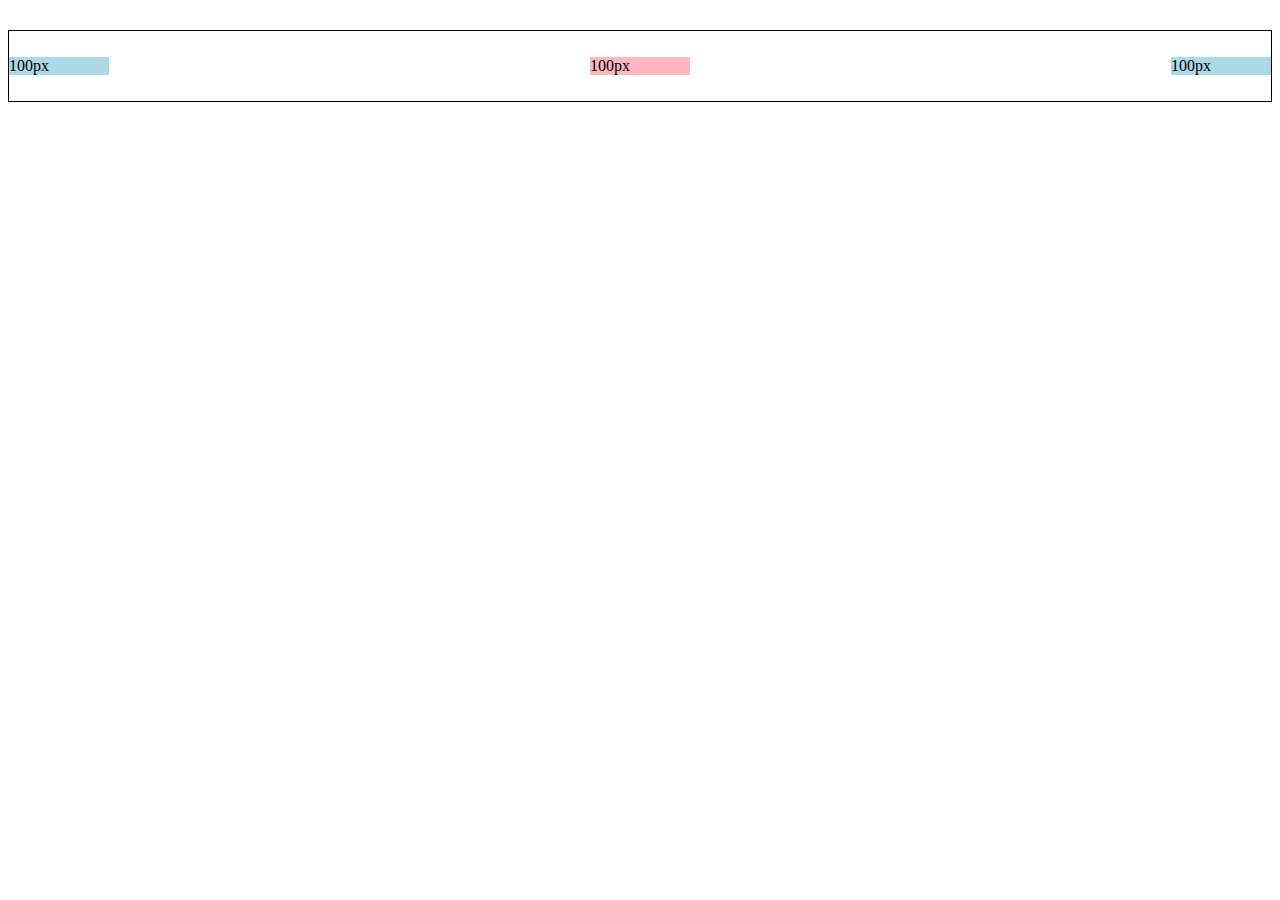
<file: flexbox.html>
<!DOCTYPE html>
<html>
    <head>
        <title>FlexBox Practice</title>
    </head>
    <body>
        <div style="
        display: flex;
        flex-direction: row;
        margin-top: 30px;
        max-width: none;
        height: 70px;
        border-width: 1px;
        border-style: solid;
        justify-content: space-between;
        align-items: center; 
        ">
            <div style="background-color: lightblue;
            width: 100px;">100px</div>
            <div style="background-color: lightpink;
            width: 100px;">100px</div>
            <div style="background-color: lightblue;
            width: 100px;">100px</div>
        </div>
    </body>
</html>
</file>
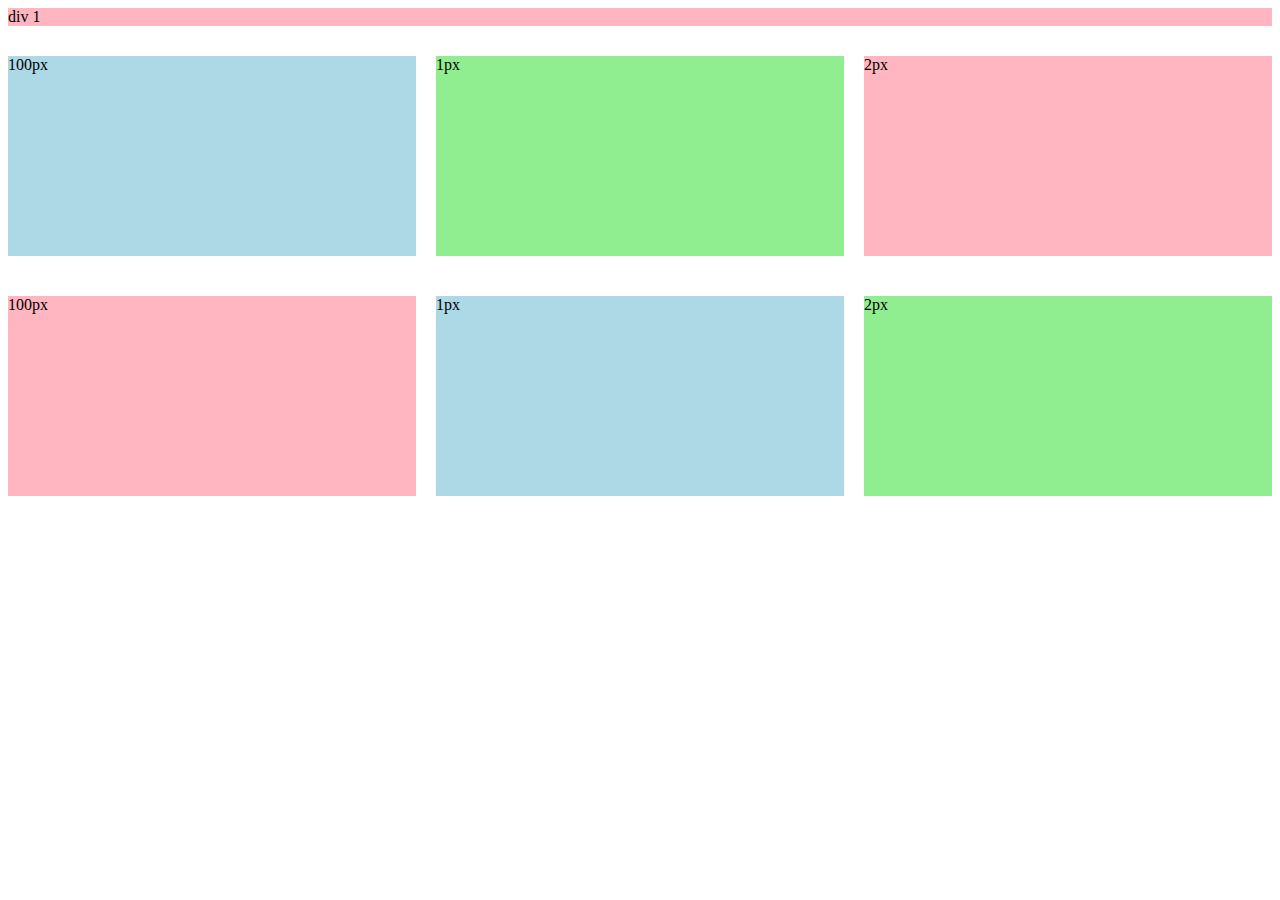
<file: grid.html>
<!DOCTYPE html>
<html>
    <head>

    </head>
    <body">
        <div style="background-color:lightpink;">div 1</div>
        <div style="margin-top: 30px;
            display:grid;
            grid-template-columns: 1fr 1fr 1fr;
            column-gap: 20px;
            row-gap: 40px;">
            <div style="background-color: lightblue; height: 200px">100px</div>
            <div style="background-color: lightgreen; height: 200px">1px</div>
            <div style="background-color: lightpink; height: 200px">2px</div>
            <div style="background-color: lightpink; height: 200px">100px</div>
            <div style="background-color: lightblue; height: 200px">1px</div>
            <div style="background-color: lightgreen; height: 200px">2px</div>
        </div>
    </body>
</html>
</file>
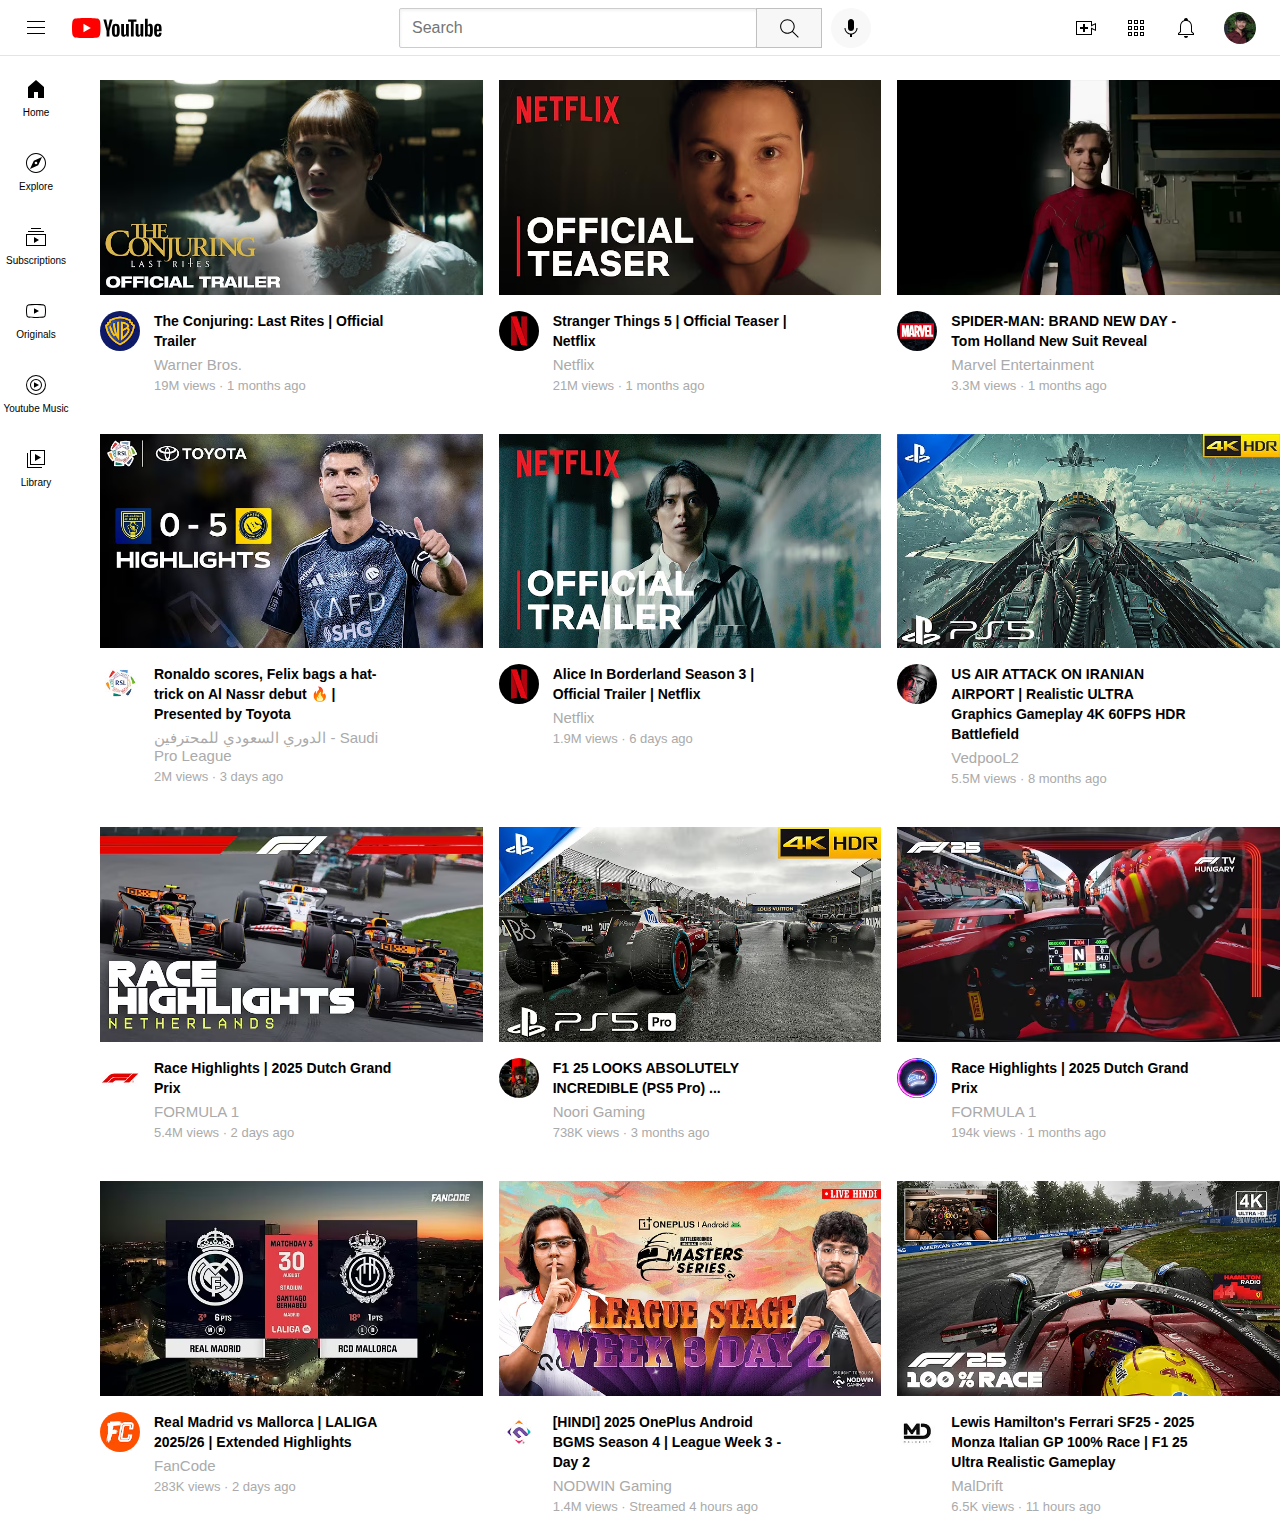
<file: wetube.html>
<!DOCTYPE html>
<html>
    <head>
        <title>WeTube</title>

        <link rel="preconnect" href="https://fonts.googleapis.com">
        <link rel="preconnect" href="https://fonts.gstatic.com" crossorigin>
        <link href="https://fonts.googleapis.com/css2?family=Roboto+Flex:opsz,wght@8..144,100..1000&display=swap" rel="stylesheet">

        <link rel="stylesheet" href="styles/general.css">
        <link rel="stylesheet" href="styles/header.css">
        <link rel="stylesheet" href="styles/video.css">
        <link rel="stylesheet" href="styles/sidebar.css">
        
    </head>
    <body>
        <div class="header">
            <div class="left-section">
                <img class="hamburger-menu"
                src="icons/hamburger-menu.svg">
                <img class="youtube-logo"
                src="icons/youtube-logo.svg">
            </div>
            <div class="middle-section">
                <input class="search-bar" type="text" placeholder="Search">
                <button class="search-button">
                    <img class="search-icon"
                    src="icons/search.svg">
                </button>
                <button class="voice-search-button">
                    <img class="voice-search-icon" 
                    src="icons/voice-search-icon.svg">
                </button>
            </div>
            <div class="right-section">
                <img class="upload-icon" 
                src="icons/upload.svg">
                <img class="youtube-apps-icon" 
                src="icons/youtube-apps.svg">
                <img class="notifications-icon" 
                src="icons/notifications.svg">
                <img class="profile-icon" 
                src="icons/1749489784781.jpeg">
            </div>
        </div>

        <div class="sidebar-grid">
            <div class="sidebar-link">
                <img src="icons/home.svg">
                <div>Home</div>
            </div>
            <div class="sidebar-link">
                <img src="icons/explore.svg">
                <div>Explore</div>
            </div>
            <div class="sidebar-link">
                <img src="icons/subscriptions.svg">
                <div>Subscriptions</div>
            </div>
            <div class="sidebar-link">
                <img src="icons/originals.svg">
                <div>Originals</div>
            </div>
            <div class="sidebar-link">
                <img src="icons/youtube-music.svg">
                <div>Youtube Music</div>
            </div>
            <div class="sidebar-link">
                <img src="icons/library.svg">
                <div>Library</div>
            </div>
        </div>

        <div class="video-grid">

            <div class="video-preview">
                <div class="thumnails-row">
                    <img class="thumnails" src="thumnails/hq720 9.avif">
                </div>
                <div>
                    <div class="channel-pics">
                        <img class="profile-pic" src="channel-pics/chp10.jpg">
                    </div>
                    <div class="channel-info">
                        <p class="video-title">The Conjuring: Last Rites | Official Trailer</p>
                        <p class="video-author">Warner Bros.</p>
                        <p class="video-stats">19M views &#183; 1 months ago</p>
                    </div>
                </div>
            </div>

            <div class="video-preview">
                <div class="thumnails-row">
                    <img class="thumnails" src="thumnails/hq720 10.avif">
                </div>
                <div>
                    <div class="channel-pics">
                        <img class="profile-pic" src="channel-pics/chp8.jpg">
                    </div>
                    <div class="channel-info">
                        <p class="video-title">Stranger Things 5 | Official Teaser | Netflix</p>
                        <p class="video-author">Netflix</p>
                        <p class="video-stats">21M views &#183; 1 months ago</p>                    
                    </div>
                </div>
            </div>

            <div class="video-preview">
                <div class="thumnails-row">
                    <img class="thumnails" src="thumnails/hq720 11.avif">
                </div>
                <div>
                    <div class="channel-pics">
                        <img class="profile-pic" src="channel-pics/chp12.jpg">
                    </div>
                    <div class="channel-info">
                        <p class="video-title">SPIDER-MAN: BRAND NEW DAY - Tom Holland New Suit Reveal</p>
                        <p class="video-author">Marvel Entertainment</p>
                        <p class="video-stats">3.3M views &#183; 1 months ago</p>
                    </div>
                </div>
            </div> 

            <div class="video-preview">
                <div class="thumnails-row">
                    <img class="thumnails" src="thumnails/hq720 6.avif">
                </div>
                <div>
                    <div class="channel-pics">
                        <img class="profile-pic" src="channel-pics/chp7.jpg">
                    </div>
                    <div class="channel-info">
                        <p class="video-title">Ronaldo scores, Felix bags a hat-trick on Al Nassr debut 🔥 | Presented by Toyota</p>
                        <p class="video-author">الدوري السعودي للمحترفين - Saudi Pro League</p>
                        <p class="video-stats">2M views &#183; 3 days ago</p>                    
                    </div>
                </div>
            </div>

            <div class="video-preview">
                <div class="thumnails-row">
                    <img class="thumnails" src="thumnails/hq720 7.avif">
                </div>
                <div>
                    <div class="channel-pics">
                        <img class="profile-pic" src="channel-pics/chp8.jpg">
                    </div>
                    <div class="channel-info">
                        <p class="video-title">Alice In Borderland Season 3 | Official Trailer | Netflix</p>
                        <p class="video-author">Netflix</p>
                        <p class="video-stats">1.9M views &#183; 6 days ago</p>
                    </div>
                </div>
            </div>

            <div class="video-preview">
                <div class="thumnails-row">
                    <img class="thumnails" src="thumnails/hq720 8.avif">
                </div>
                <div>
                    <div class="channel-pics">
                        <img class="profile-pic" src="channel-pics/chp9.jpg">
                    </div>
                    <div class="channel-info">
                        <p class="video-title">US AIR ATTACK ON IRANIAN AIRPORT | Realistic ULTRA Graphics Gameplay 4K 60FPS HDR Battlefield</p>
                        <p class="video-author">VedpooL2</p>
                        <p class="video-stats">5.5M views &#183; 8 months ago</p>                    
                    </div>
                </div>
            </div> 

            <div class="video-preview">
                <div class="thumnails-row">
                    <img class="thumnails" src="thumnails/hq720.avif">
                </div>
                <div>
                    <div class="channel-pics">
                        <img class="profile-pic" src="channel-pics/chp1.jpg">
                    </div>
                    <div class="channel-info">
                        <p class="video-title">Race Highlights | 2025 Dutch Grand Prix</p>
                        <p class="video-author">FORMULA 1</p>
                        <p class="video-stats">5.4M views &#183; 2 days ago</p>                    
                    </div>
                </div>
            </div>

            <div class="video-preview">
                <div class="thumnails-row">
                    <img class="thumnails" src="thumnails/hq720 1.avif">
                </div>
                <div>
                    <div class="channel-pics">
                        <img class="profile-pic" src="channel-pics/chp2.jpg">
                    </div>
                    <div class="channel-info">
                        <p class="video-title">F1 25 LOOKS ABSOLUTELY INCREDIBLE (PS5 Pro) ...</p>
                        <p class="video-author">Noori Gaming</p>
                        <p class="video-stats">738K views &#183; 3 months ago</p>
                    </div>
                </div>
            </div>

            <div class="video-preview">
                <div class="thumnails-row">
                    <img class="thumnails" src="thumnails/hq720 2.avif">
                </div>
                <div>
                    <div class="channel-pics">
                        <img class="profile-pic" src="channel-pics/chp3.jpg">
                    </div>
                    <div class="channel-info">
                        <p class="video-title">Race Highlights | 2025 Dutch Grand Prix</p>
                        <p class="video-author">FORMULA 1</p>
                        <p class="video-stats">194k views &#183; 1 months ago</p>                    
                    </div>
                </div>
            </div>

            <div class="video-preview">
                <div class="thumnails-row">
                    <img class="thumnails" src="thumnails/hq720 4.avif">
                </div>
                <div>
                    <div class="channel-pics">
                        <img class="profile-pic" src="channel-pics/chp5.jpg">
                    </div>
                    <div class="channel-info">
                        <p class="video-title">Real Madrid vs Mallorca | LALIGA 2025/26 | Extended Highlights</p>
                        <p class="video-author">FanCode</p>
                        <p class="video-stats">283K views &#183; 2 days ago</p>
                    </div>
                </div>
            </div>

            <div class="video-preview">
                <div class="thumnails-row">
                    <img class="thumnails" src="thumnails/hq720 3.avif">
                </div>
                <div>
                    <div class="channel-pics">
                        <img class="profile-pic" src="channel-pics/chp4.jpg">
                    </div>
                    <div class="channel-info">
                        <p class="video-title">[HINDI] 2025 OnePlus Android BGMS Season 4 | League Week 3 - Day 2</p>
                        <p class="video-author">NODWIN Gaming</p>
                        <p class="video-stats">1.4M views &#183; Streamed 4 hours ago</p>                    
                    </div>
                </div>
            </div>

            <div class="video-preview">
                <div class="thumnails-row">
                    <img class="thumnails" src="thumnails/hq720 5.avif">
                </div>
                <div>
                    <div class="channel-pics">
                        <img class="profile-pic" src="channel-pics/chp6.jpg">
                    </div>
                    <div class="channel-info">
                        <p class="video-title">Lewis Hamilton's Ferrari SF25 - 2025 Monza Italian GP 100% Race | F1 25 Ultra Realistic Gameplay</p>
                        <p class="video-author">MalDrift</p>
                        <p class="video-stats">6.5K views &#183; 11 hours ago</p>
                    </div>
                </div>
            </div>           
        </div>

    </body>
</html>
</file>
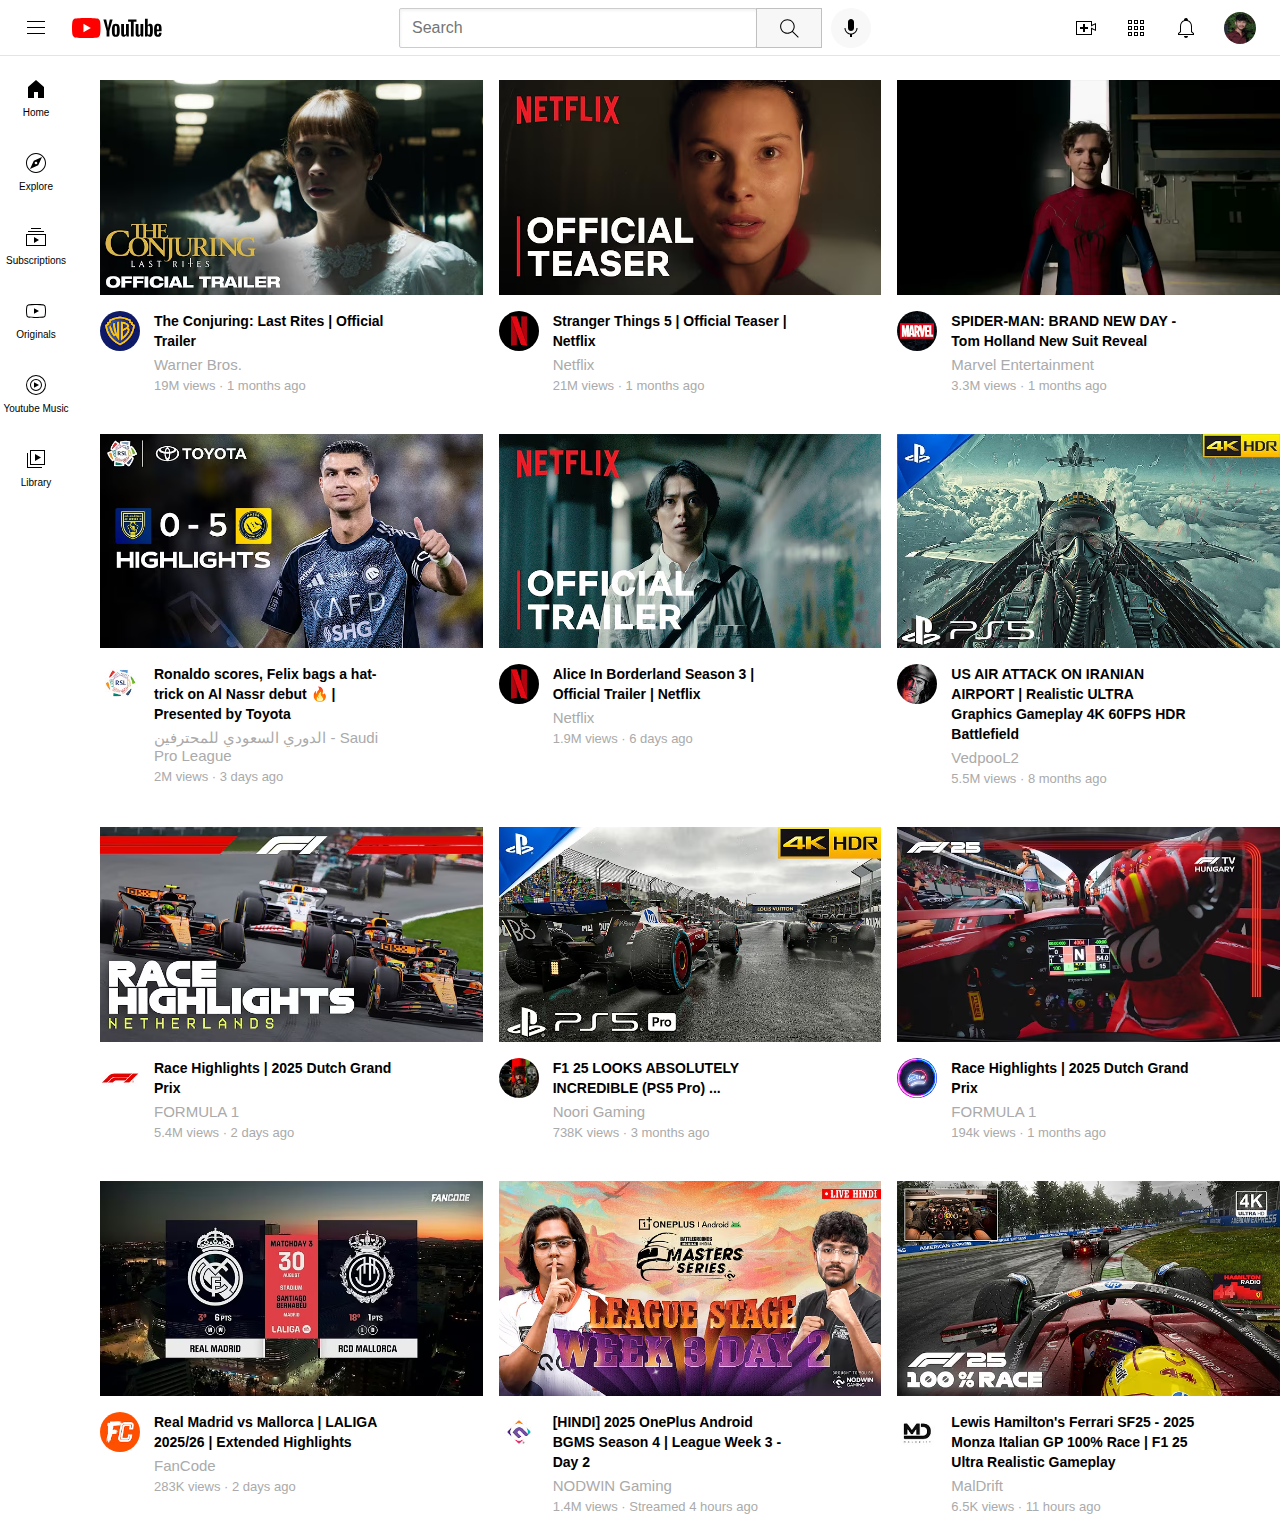
<file: youtube.html>
<!DOCTYPE html>
<html>
    <head>
        <title>YouTube Clone</title>

        <link rel="preconnect" href="https://fonts.googleapis.com">
        <link rel="preconnect" href="https://fonts.gstatic.com" crossorigin>
        <link href="https://fonts.googleapis.com/css2?family=Roboto+Flex:opsz,wght@8..144,100..1000&display=swap" rel="stylesheet">

        <link rel="stylesheet" href="styles/general.css">
        <link rel="stylesheet" href="styles/header.css">
        <link rel="stylesheet" href="styles/video.css">
        <link rel="stylesheet" href="styles/sidebar.css">
        
    </head>
    <body>
        <div class="header">
            <div class="left-section">
                <img class="hamburger-menu"
                src="icons/hamburger-menu.svg">
                <img class="youtube-logo"
                src="icons/youtube-logo.svg">
            </div>
            <div class="middle-section">
                <input class="search-bar" type="text" placeholder="Search">
                <button class="search-button">
                    <img class="search-icon"
                    src="icons/search.svg">
                </button>
                <button class="voice-search-button">
                    <img class="voice-search-icon" 
                    src="icons/voice-search-icon.svg">
                </button>
            </div>
            <div class="right-section">
                <img class="upload-icon" 
                src="icons/upload.svg">
                <img class="youtube-apps-icon" 
                src="icons/youtube-apps.svg">
                <img class="notifications-icon" 
                src="icons/notifications.svg">
                <img class="profile-icon" 
                src="icons/1749489784781.jpeg">
            </div>
        </div>

        <div class="sidebar-grid">
            <div class="sidebar-link">
                <img src="icons/home.svg">
                <div>Home</div>
            </div>
            <div class="sidebar-link">
                <img src="icons/explore.svg">
                <div>Explore</div>
            </div>
            <div class="sidebar-link">
                <img src="icons/subscriptions.svg">
                <div>Subscriptions</div>
            </div>
            <div class="sidebar-link">
                <img src="icons/originals.svg">
                <div>Originals</div>
            </div>
            <div class="sidebar-link">
                <img src="icons/youtube-music.svg">
                <div>Youtube Music</div>
            </div>
            <div class="sidebar-link">
                <img src="icons/library.svg">
                <div>Library</div>
            </div>
        </div>

        <div class="video-grid">

            <div class="video-preview">
                <div class="thumnails-row">
                    <img class="thumnails" src="thumnails/hq720 9.avif">
                </div>
                <div>
                    <div class="channel-pics">
                        <img class="profile-pic" src="channel-pics/chp10.jpg">
                    </div>
                    <div class="channel-info">
                        <p class="video-title">The Conjuring: Last Rites | Official Trailer</p>
                        <p class="video-author">Warner Bros.</p>
                        <p class="video-stats">19M views &#183; 1 months ago</p>
                    </div>
                </div>
            </div>

            <div class="video-preview">
                <div class="thumnails-row">
                    <img class="thumnails" src="thumnails/hq720 10.avif">
                </div>
                <div>
                    <div class="channel-pics">
                        <img class="profile-pic" src="channel-pics/chp8.jpg">
                    </div>
                    <div class="channel-info">
                        <p class="video-title">Stranger Things 5 | Official Teaser | Netflix</p>
                        <p class="video-author">Netflix</p>
                        <p class="video-stats">21M views &#183; 1 months ago</p>                    
                    </div>
                </div>
            </div>

            <div class="video-preview">
                <div class="thumnails-row">
                    <img class="thumnails" src="thumnails/hq720 11.avif">
                </div>
                <div>
                    <div class="channel-pics">
                        <img class="profile-pic" src="channel-pics/chp12.jpg">
                    </div>
                    <div class="channel-info">
                        <p class="video-title">SPIDER-MAN: BRAND NEW DAY - Tom Holland New Suit Reveal</p>
                        <p class="video-author">Marvel Entertainment</p>
                        <p class="video-stats">3.3M views &#183; 1 months ago</p>
                    </div>
                </div>
            </div> 

            <div class="video-preview">
                <div class="thumnails-row">
                    <img class="thumnails" src="thumnails/hq720 6.avif">
                </div>
                <div>
                    <div class="channel-pics">
                        <img class="profile-pic" src="channel-pics/chp7.jpg">
                    </div>
                    <div class="channel-info">
                        <p class="video-title">Ronaldo scores, Felix bags a hat-trick on Al Nassr debut 🔥 | Presented by Toyota</p>
                        <p class="video-author">الدوري السعودي للمحترفين - Saudi Pro League</p>
                        <p class="video-stats">2M views &#183; 3 days ago</p>                    
                    </div>
                </div>
            </div>

            <div class="video-preview">
                <div class="thumnails-row">
                    <img class="thumnails" src="thumnails/hq720 7.avif">
                </div>
                <div>
                    <div class="channel-pics">
                        <img class="profile-pic" src="channel-pics/chp8.jpg">
                    </div>
                    <div class="channel-info">
                        <p class="video-title">Alice In Borderland Season 3 | Official Trailer | Netflix</p>
                        <p class="video-author">Netflix</p>
                        <p class="video-stats">1.9M views &#183; 6 days ago</p>
                    </div>
                </div>
            </div>

            <div class="video-preview">
                <div class="thumnails-row">
                    <img class="thumnails" src="thumnails/hq720 8.avif">
                </div>
                <div>
                    <div class="channel-pics">
                        <img class="profile-pic" src="channel-pics/chp9.jpg">
                    </div>
                    <div class="channel-info">
                        <p class="video-title">US AIR ATTACK ON IRANIAN AIRPORT | Realistic ULTRA Graphics Gameplay 4K 60FPS HDR Battlefield</p>
                        <p class="video-author">VedpooL2</p>
                        <p class="video-stats">5.5M views &#183; 8 months ago</p>                    
                    </div>
                </div>
            </div> 

            <div class="video-preview">
                <div class="thumnails-row">
                    <img class="thumnails" src="thumnails/hq720.avif">
                </div>
                <div>
                    <div class="channel-pics">
                        <img class="profile-pic" src="channel-pics/chp1.jpg">
                    </div>
                    <div class="channel-info">
                        <p class="video-title">Race Highlights | 2025 Dutch Grand Prix</p>
                        <p class="video-author">FORMULA 1</p>
                        <p class="video-stats">5.4M views &#183; 2 days ago</p>                    
                    </div>
                </div>
            </div>

            <div class="video-preview">
                <div class="thumnails-row">
                    <img class="thumnails" src="thumnails/hq720 1.avif">
                </div>
                <div>
                    <div class="channel-pics">
                        <img class="profile-pic" src="channel-pics/chp2.jpg">
                    </div>
                    <div class="channel-info">
                        <p class="video-title">F1 25 LOOKS ABSOLUTELY INCREDIBLE (PS5 Pro) ...</p>
                        <p class="video-author">Noori Gaming</p>
                        <p class="video-stats">738K views &#183; 3 months ago</p>
                    </div>
                </div>
            </div>

            <div class="video-preview">
                <div class="thumnails-row">
                    <img class="thumnails" src="thumnails/hq720 2.avif">
                </div>
                <div>
                    <div class="channel-pics">
                        <img class="profile-pic" src="channel-pics/chp3.jpg">
                    </div>
                    <div class="channel-info">
                        <p class="video-title">Race Highlights | 2025 Dutch Grand Prix</p>
                        <p class="video-author">FORMULA 1</p>
                        <p class="video-stats">194k views &#183; 1 months ago</p>                    
                    </div>
                </div>
            </div>

            <div class="video-preview">
                <div class="thumnails-row">
                    <img class="thumnails" src="thumnails/hq720 4.avif">
                </div>
                <div>
                    <div class="channel-pics">
                        <img class="profile-pic" src="channel-pics/chp5.jpg">
                    </div>
                    <div class="channel-info">
                        <p class="video-title">Real Madrid vs Mallorca | LALIGA 2025/26 | Extended Highlights</p>
                        <p class="video-author">FanCode</p>
                        <p class="video-stats">283K views &#183; 2 days ago</p>
                    </div>
                </div>
            </div>

            <div class="video-preview">
                <div class="thumnails-row">
                    <img class="thumnails" src="thumnails/hq720 3.avif">
                </div>
                <div>
                    <div class="channel-pics">
                        <img class="profile-pic" src="channel-pics/chp4.jpg">
                    </div>
                    <div class="channel-info">
                        <p class="video-title">[HINDI] 2025 OnePlus Android BGMS Season 4 | League Week 3 - Day 2</p>
                        <p class="video-author">NODWIN Gaming</p>
                        <p class="video-stats">1.4M views &#183; Streamed 4 hours ago</p>                    
                    </div>
                </div>
            </div>

            <div class="video-preview">
                <div class="thumnails-row">
                    <img class="thumnails" src="thumnails/hq720 5.avif">
                </div>
                <div>
                    <div class="channel-pics">
                        <img class="profile-pic" src="channel-pics/chp6.jpg">
                    </div>
                    <div class="channel-info">
                        <p class="video-title">Lewis Hamilton's Ferrari SF25 - 2025 Monza Italian GP 100% Race | F1 25 Ultra Realistic Gameplay</p>
                        <p class="video-author">MalDrift</p>
                        <p class="video-stats">6.5K views &#183; 11 hours ago</p>
                    </div>
                </div>
            </div>           
        </div>

    </body>
</html>
</file>
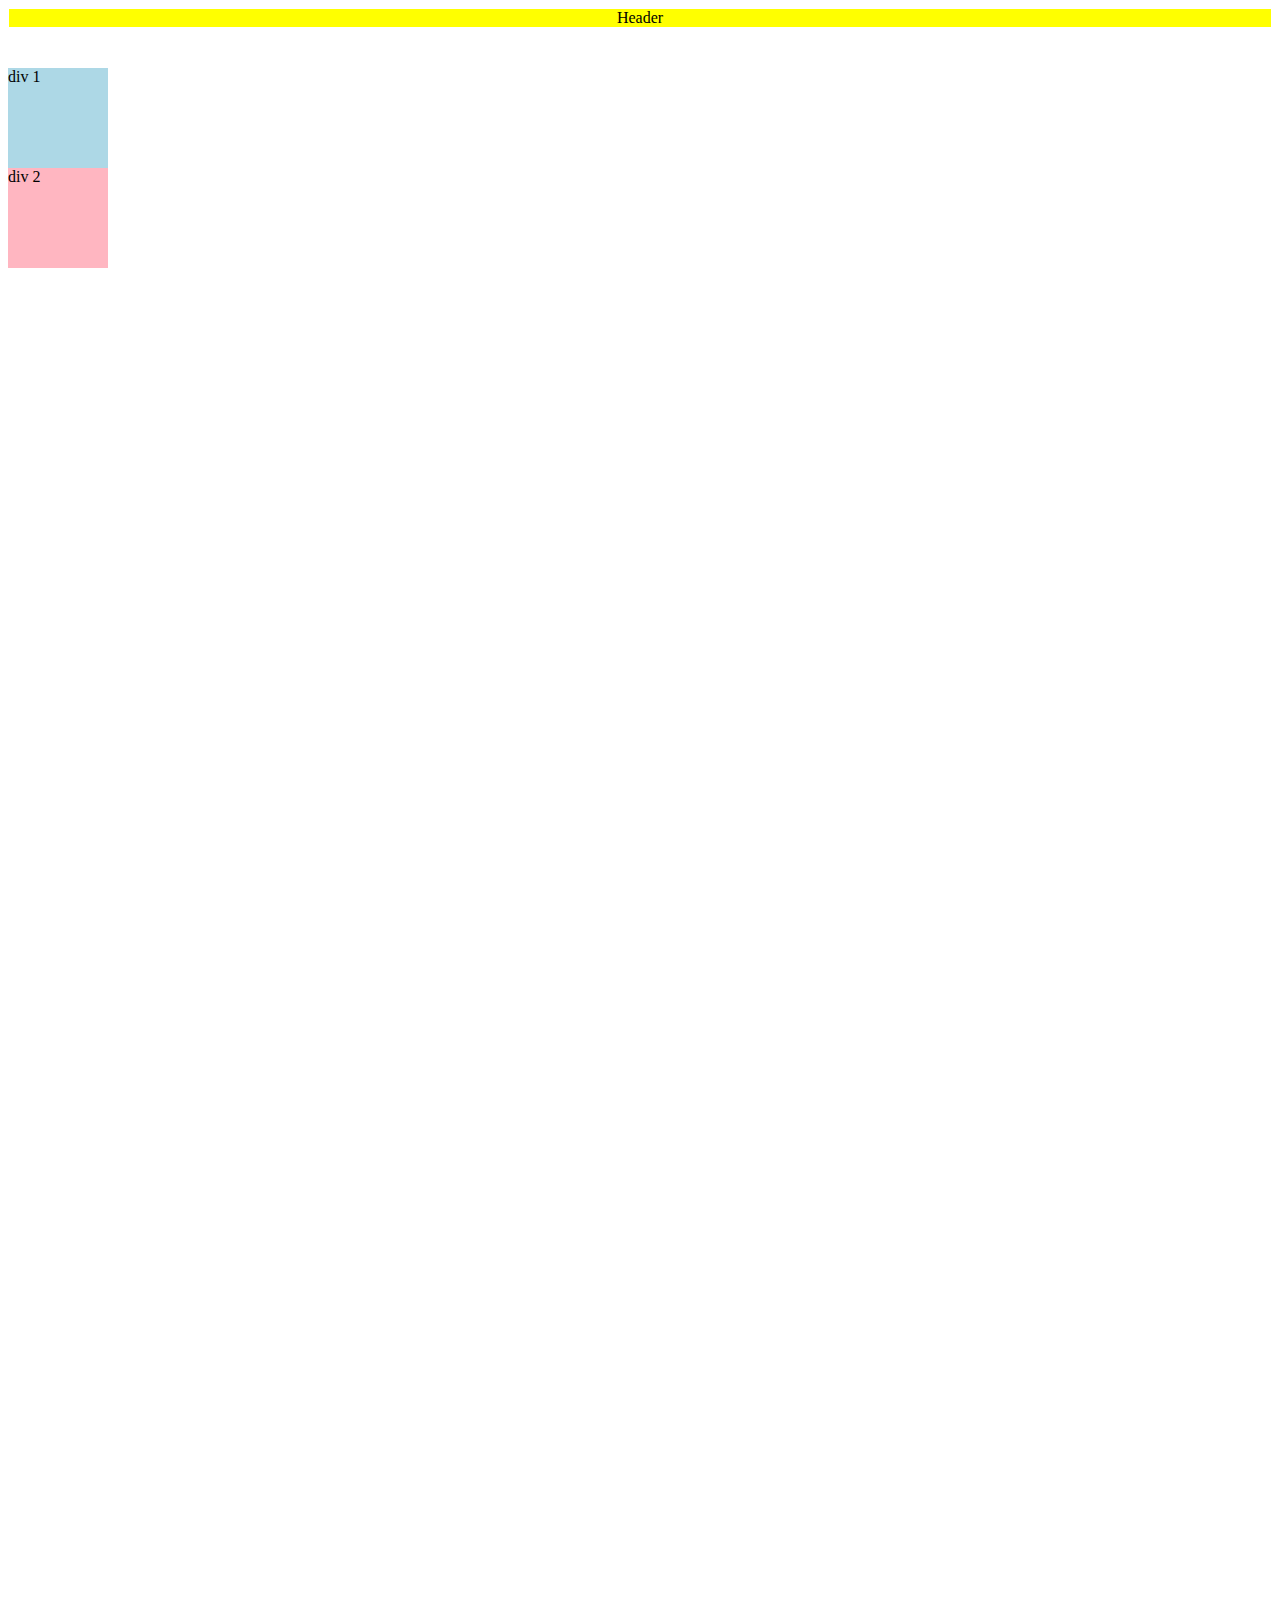
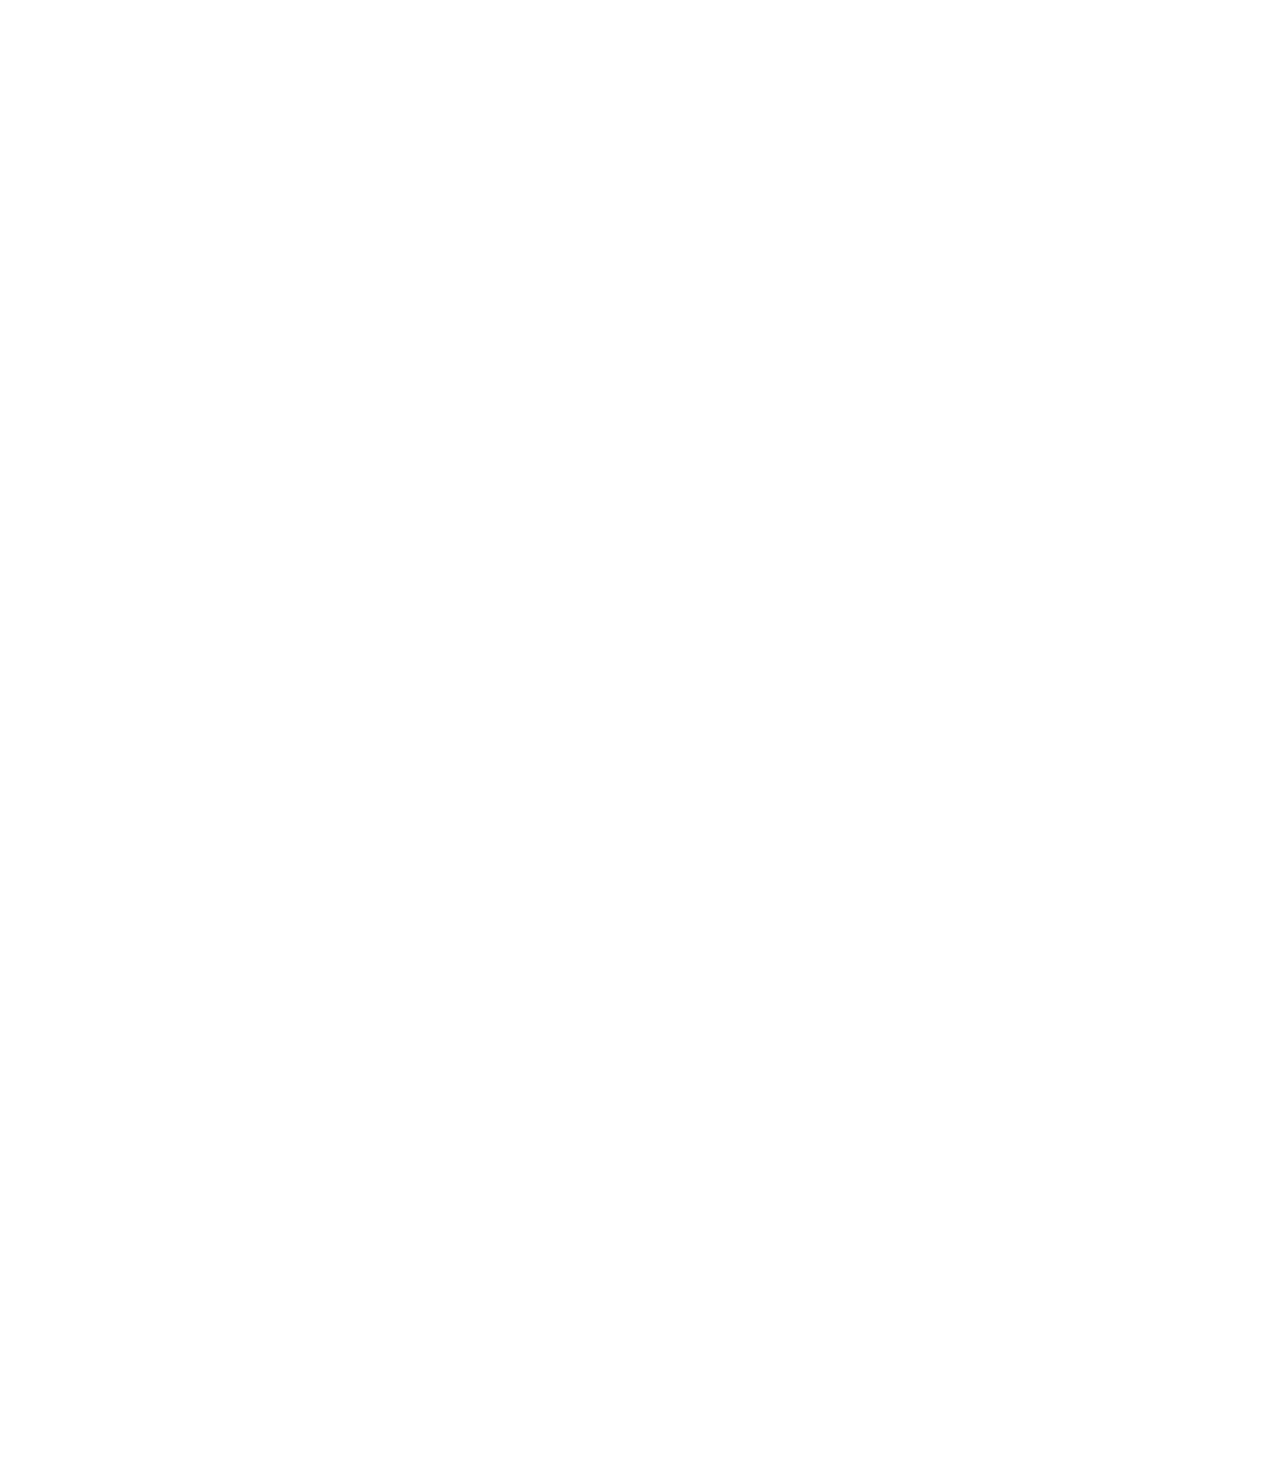
<file: styles/css position.html>
<!DOCTYPE html>
<head>
    <meta charset="UTF-8">
    <meta name="viewport" content="width=device-width, initial-scale=1.0">
    <title>Document</title>
</head>
<body style="
    height: 3000px;
    padding-top: 60px;
    ">
    <div>
        <div style="
    background-color: yellow;
    position: fixed;
    top: 9px;
    right: 9px;
    left: 9px;
    text-align: center;
    ">
        Header
    </div>
    </div>
    <div style="width: 100px;
    height: 100px;
    background-color: lightblue;
    position: static;
    ">
        div 1
    </div>
    <div style="width: 100px;
    height: 100px;
    background-color: lightpink;
    position: static;
    ">
        div 2
    </div>
</body>
</html>
</file>
<file: styles/general.css>
p {
    font-family: Arial;
    margin-top: 0px;
    margin-bottom: 0px;
}

body {
    margin: 0px;
    padding-top: 80px;
    padding-left: 113;
}
</file>
<file: styles/header.css>
.header {
    height: 55px;

    display: flex;
    flex-direction: row;
    justify-content: space-between;

    position: fixed;
    top: 0px;
    left: 0px;
    right: 0px;
    height: 55px;
    background-color: white;
    border-bottom-width: 1px;
    border-bottom-style: solid;
    border-bottom-color: rgb(228,228,228);
}

.left-section {
    display: flex;
    align-items: center;
}

.hamburger-menu {
    height: 24px;
    margin-left: 24px;
    margin-right: 24px;
}

.youtube-logo {
    height: 20px;
}

.middle-section {
    display: flex;
    flex: 1;
    align-items: center;
    margin-left: 70px;
    margin-right: 35px;
    max-width: 500px;
}

.search-bar {
    display: flex;
    flex: 1;
    height: 36px;
    width: 0;
    margin-left: 28px;
    padding-left: 12px;
    font-size: 16px;
    border-width: 1px;
    border-style: solid;
    border-color: rgb(204, 204, 204);
    border-radius: 2px;
    box-shadow: inset 1px 2px 3px rgba(0, 0, 0, 0.05);
    cursor: pointer;
}

.search-bar ::placeholder {
    font-family: Arial, Helvetica, sans-serif;
    font-size: 16px;
}

.search-bar :hover {
    border-color: rgb(6, 95, 212);
}

.search-button {
    height: 40px;
    width: 66px;
    background-color: rgb(247, 247, 247);
    border-width: 1px;
    border-style: solid;
    border-color: rgb(192, 192, 192);
    margin-left: -1px;
    margin-right: 9px;
}

.search-icon {
    height: 25px;
    margin-top: 4px;
}

.voice-search-button {
    height: 40px;
    width: 40px;
    border-radius: 20px;
    border: none;
    background-color: rgb(248, 248, 248);
}

.voice-search-icon {
    height: 24px;
    margin-top: 4px;
}

.right-section {
    width: 182px;
    display: flex;
    align-items: center;
    justify-content: space-between;
    margin-left: 29px;
    margin-right: 24px;
    flex-shrink: 0;
}

.upload-icon {
    height: 24px;
}

.youtube-apps-icon {
    height: 24px;
}

.notifications-icon {
    height: 24px;
}

.profile-icon {
    height: 32px;
    border-radius: 16px;
}
</file>
<file: styles/video.css>
.thumnails {
    width: 100%;
}
.video-title {
    margin-top: 0;
    font-size: 14px;
    font-weight: 700;
    line-height: 20px;
    margin-bottom: 5px;
}
.video-author {
    color: rgb(170, 170, 170);
    display: block;
    font-size: 15px;
}
.video-stats {
    color: rgb(170, 170, 170);
    display: block;
    font-size: 13px;
    margin-top: 5px;
}
.channel-pics {
    display: inline-block;
    width: 50px;
    vertical-align: top;
    margin-top: 0;
}
.channel-info {
    display: inline-block;
    width: 245px;
}
.title {
    text-decoration-line: none;
    color: black;
}
.channel {
    background-color: lightpink;
}
.profile-pic {
    width: 40px;
    border-radius: 50px;
}
.thumnails-row {
    margin-bottom: 12px;
}

.video-grid {
    display: grid;
    grid-template-columns: 1fr 1fr 1fr;
    column-gap: 16px;
    row-gap: 40px;
    padding-left: 100px;
}
</file>
<file: styles/sidebar.css>
.sidebar-grid {
  position: fixed;
  top: 60px;
  bottom: 0px;
  left: 0px;
  width: 72px;
  background-color: white;
  z-index: 200;
  padding-top: 4x;
}

.sidebar-link {
  height: 74px;
  display: flex;
  flex-direction: column;
  justify-content: center;
  align-items: center;
}

.sidebar-link:hover {
  background-color: rgb(234, 234, 234);
}

.sidebar-link img {
  height: 24px;
  margin-bottom: 6px;
}

.sidebar-link div {
  font-family: Arial;
  font-size: 10px;
}
</file>
